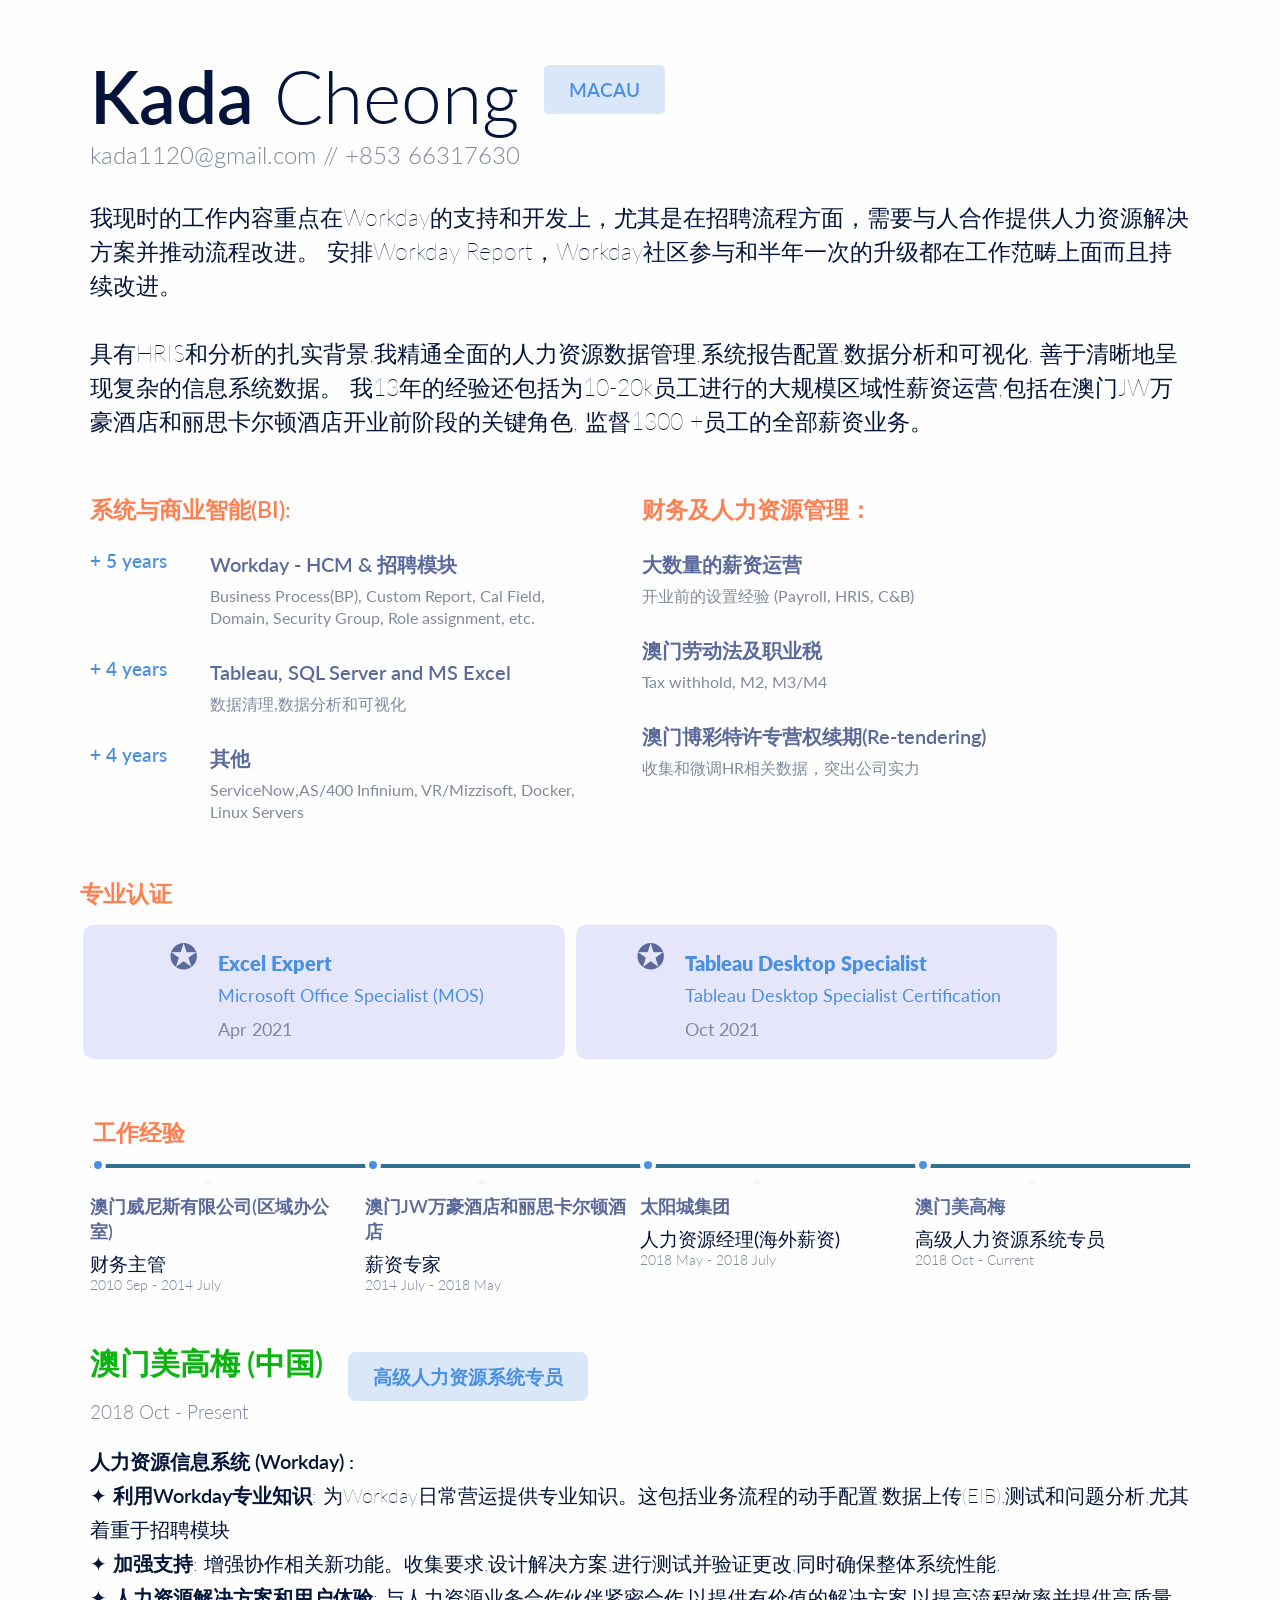
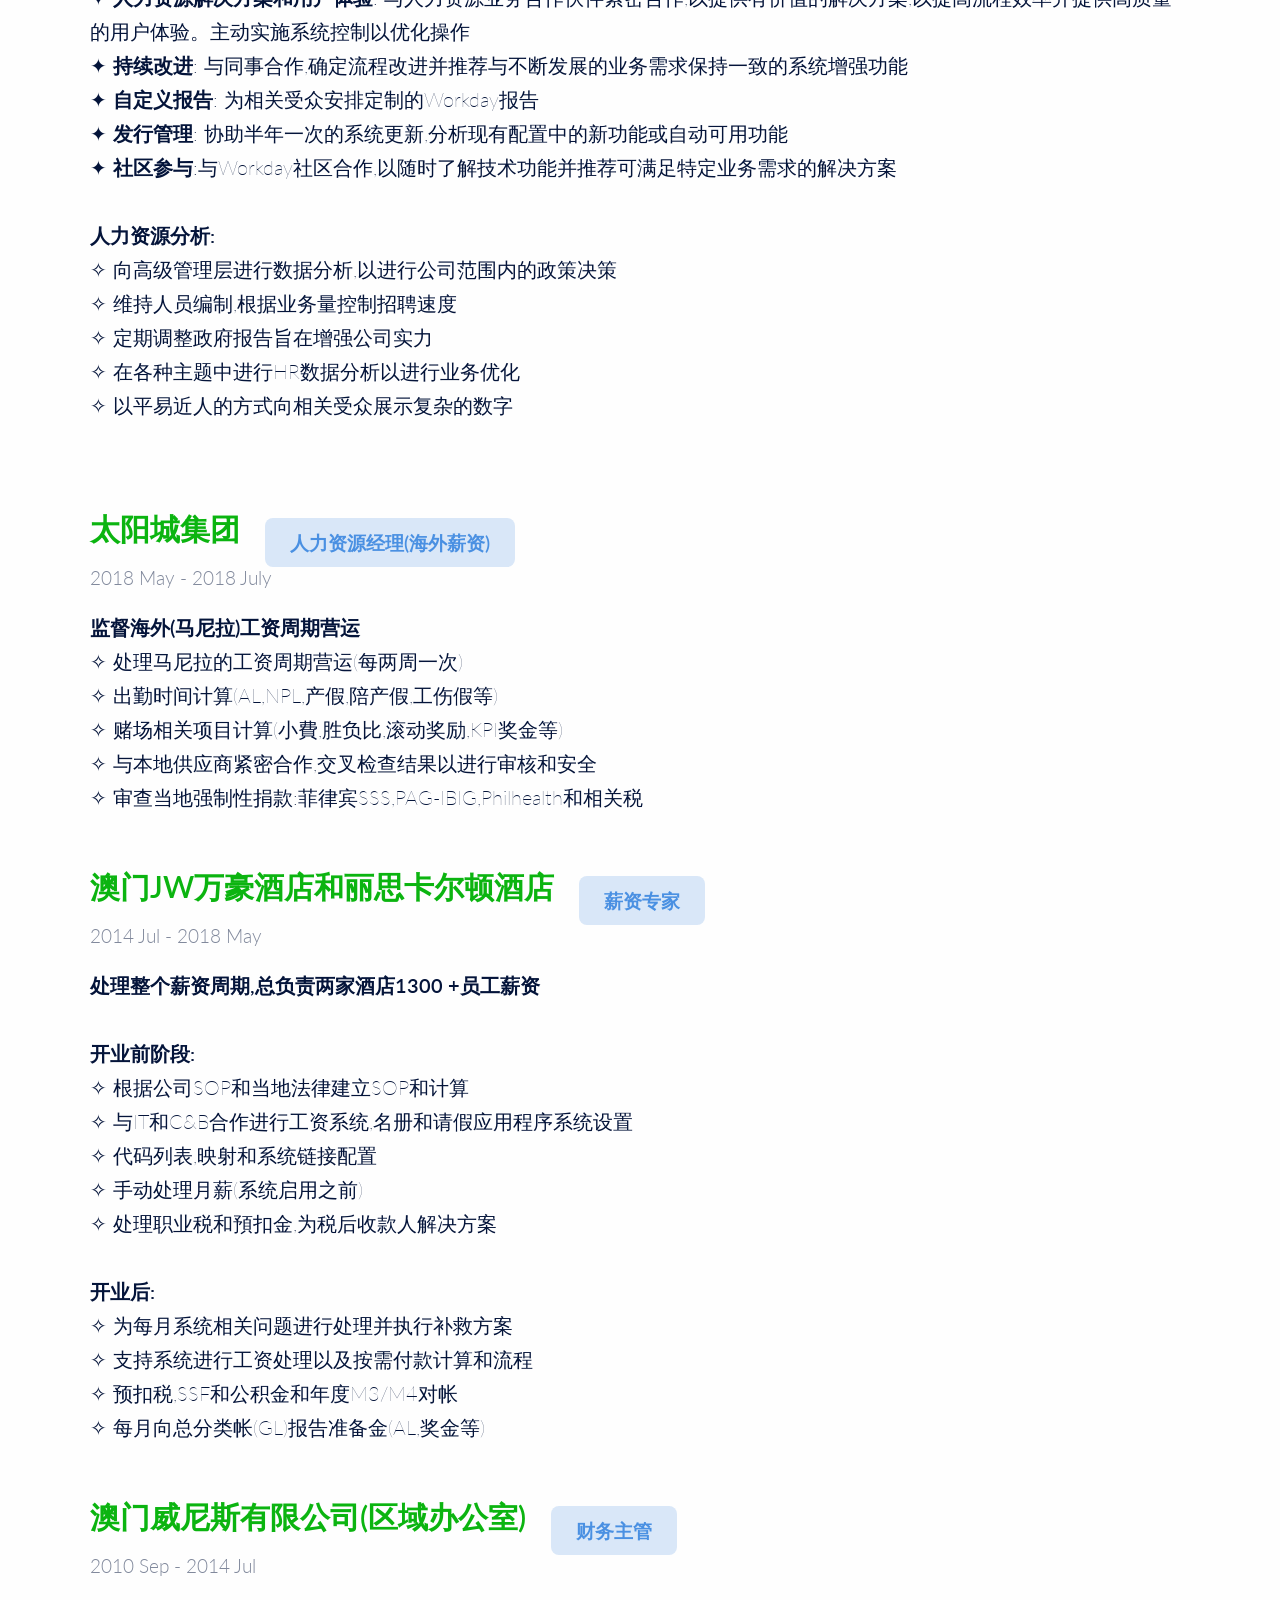
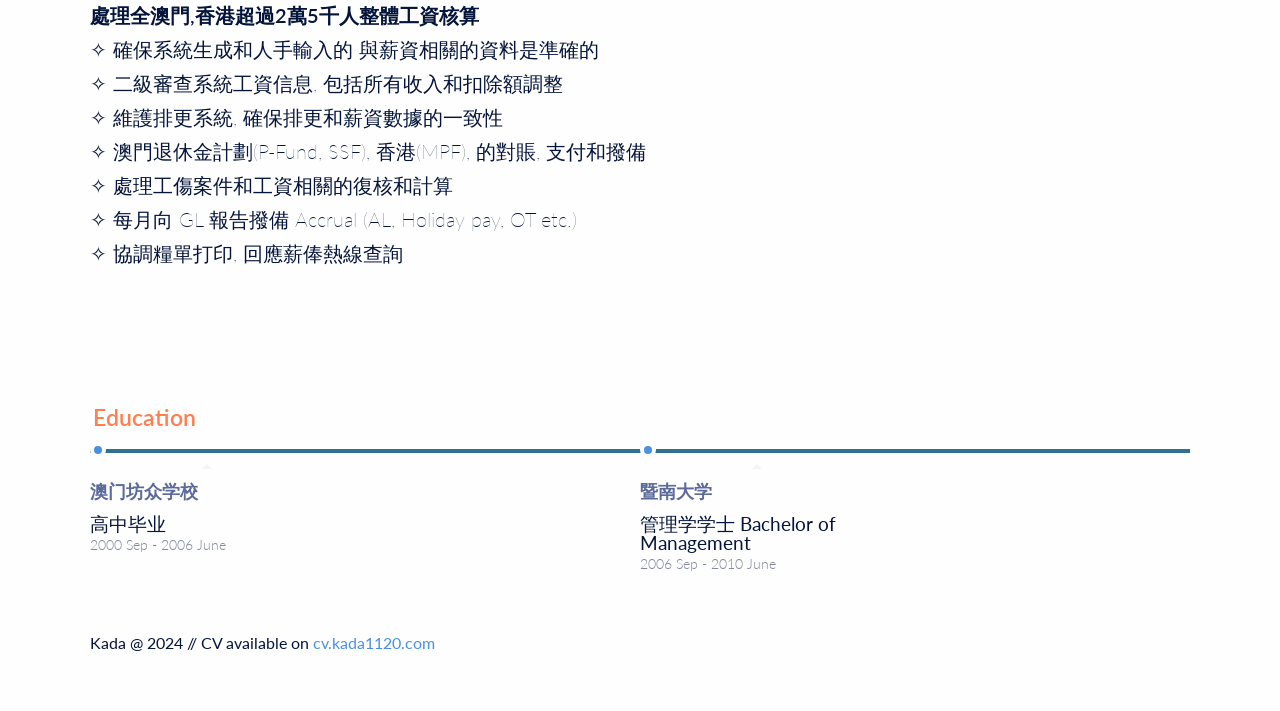
<file: language/zh-cn.html>
<!DOCTYPE html>
<html>
<head>
	<title>Kada CV</title>
    <link rel="icon" type="image/x-icon" href="http://kada1120.com/favicon.ico">
	<link rel="stylesheet" type="text/css" href="styles.css">
	<meta name="viewport" content="width=device-width, initial-scale=1.0">
</head>
<body>

	<div class="container">
		<div class="hero">
			<h1 class="name"><strong>Kada</strong> Cheong</h1>
			<span class="job-title">MACAU</span>
			<span class="email">kada1120@gmail.com   // +853 66317630 </span>

			<h2 class="lead">我现时的工作内容重点在Workday的支持和开发上，尤其是在招聘流程方面，需要与人合作提供人力资源解决方案并推动流程改进。 安排Workday Report，Workday社区参与和半年一次的升级都在工作范畴上面而且持续改进。
 		<br><br>具有HRIS和分析的扎实背景,我精通全面的人力资源数据管理,系统报告配置,数据分析和可视化, 善于清晰地呈现复杂的信息系统数据。 我13年的经验还包括为10-20k员工进行的大规模区域性薪资运营,包括在澳门JW万豪酒店和丽思卡尔顿酒店开业前阶段的关键角色, 监督1300 +员工的全部薪资业务。</h2>
		</div>
	</div>

<!-- Skills and intrest section -->
	<div class="container">
		<div class="sections">
			<h2 class="section-title">系统与商业智能(BI):</h2>

			<div class="list-card">
				<span class="exp">+ 5 years</span>
				<div>
					<h3>Workday - HCM & 招聘模块 </h3>
					<span>Business Process(BP), Custom Report, Cal Field, Domain, Security Group, Role assignment, etc.</span>
				</div>
			</div>
			
			<div class="list-card">
				<span class="exp">+ 4 years</span>
				<div>
					<h3>Tableau, SQL Server and MS Excel</h3>
                     <span>数据清理,数据分析和可视化</span>
				</div>
			</div>	
					
            
			<div class="list-card">
				<span class="exp">+ 4 years</span>
				<div>
					<h3>其他</h3>
					<span>ServiceNow,AS/400 Infinium, VR/Mizzisoft, Docker, Linux Servers</span>
				</div>
			</div> 
            
            


		</div>
		<div class="sections">
				<h2 class="section-title">财务及人力资源管理：</h2>
				
				<div class="list-card">
					<div>
						<h3>大数量的薪资运营</h3>
						<span>开业前的设置经验 (Payroll, HRIS, C&B) </span>
					</div>
				</div>	

				<div class="list-card">
					<div>
						<h3>澳门劳动法及职业税</h3>
						<span>Tax withhold, M2, M3/M4</span>
					</div>
				</div>	
            
            <div class="list-card">
					<div>
						<h3>澳门博彩特许专营权续期(Re-tendering)</h3>
						<span>收集和微调HR相关数据，突出公司实力</span>
					</div>
				</div>	
 
		</div>
	</div>

     
	<!-- Achievements -->

	<div class="container cards">
        <h2 class="section-title">专业认证</h2>

		<div class="card">
			<div class="skill-level">
				<h2></h2>
                <span>✪</span>
			</div>

			<div class="skill-meta">
				<h3><a href="https://support.microsoft.com/en-us/topic/earn-a-microsoft-office-specialist-mos-certification-0885c944-167c-51ea-1cdc-8f65952bd1b8" target=_blank>Excel Expert</a></h3>
                    <span>
                        <a href="https://www.credly.com/badges/d9a861f7-6f45-4655-a65a-f160371042e1" target=_blank>Microsoft Office Specialist (MOS)</a>
                        </span><br>
                <span>Apr 2021</span>
			</div>
		</div>

			
		<div class="card">
			<div class="skill-level">
				<h2></h2>
				<span>✪</span>
			</div>

			<div class="skill-meta">
				<h3><a href="https://www.tableau.com/learn/certification/desktop-specialist" target=_blank>Tableau Desktop Specialist </a> </h3>
                <span><a href="https://www.credly.com/badges/217c77c1-b0c6-4237-b722-c14b2eb013ca" target=_blank>Tableau Desktop Specialist Certification</a>
                <br></span>
                <span>Oct 2021</span>
			</div>
		</div>

	</div>

	<!-- Timeeline -->


    
    
	<div class="container">
		<ol class="timeline">
		  <li>
		    <p class="line">工作经验</p>
		    <span class="point"></span>
		    <p class="description">
		      澳门威尼斯有限公司(区域办公室)
		    </p>
              <h4>财务主管</h4>
		    <span class="date">2010 Sep - 2014 July</span>
		  </li>
		  		  <li>
		    <span class="point"></span>
		    <p class="description">
		      澳门JW万豪酒店和丽思卡尔顿酒店
		    </p>
            <h4>薪资专家</h4>
		    <span class="date">2014 July - 2018 May</span>
		  </li>
            
		  <li>
		    <span class="point"></span>
		    <p class="description">
		      太阳城集团
		    </p>
            <h2>人力资源经理(海外薪资)</h2>
		    <span class="date">2018 May - 2018 July</span>
		  </li>

		  		  <li>
		    <span class="point"></span>
		    <p class="description">
		      澳门美高梅
		    </p>
            <h2>高级人力资源系统专员</h2>
		    <span class="date">2018 Oct - Current</span>
		  </li>
		</ol>

	</div>
    
    <br>
    
    
	<div class="container">
		<div class="hero">
			<h1 class="title"><strong>澳门美高梅 (中国)</strong></h1>
			<span class="job-title-below">高级人力资源系统专员</span>
			<span class="period">2018 Oct - Present</span>

			<h2 class="jobdetail">
                <strong> 人力资源信息系统 (Workday) :</strong><br>
                ✦ <strong>利用Workday专业知识</strong>: 为Workday日常营运提供专业知识。这包括业务流程的动手配置,数据上传(EIB),测试和问题分析,尤其着重于招聘模块<br>
                ✦ <strong>加强支持</strong>: 增强协作相关新功能。收集要求,设计解决方案,进行测试并验证更改,同时确保整体系统性能.<br>
                ✦ <strong>人力资源解决方案和用户体验</strong>: 与人力资源业务合作伙伴紧密合作,以提供有价值的解决方案,以提高流程效率并提供高质量的用户体验。主动实施系统控制以优化操作<br>
                ✦ <strong>持续改进</strong>: 与同事合作,确定流程改进并推荐与不断发展的业务需求保持一致的系统增强功能<br>
                ✦ <strong>自定义报告</strong>: 为相关受众安排定制的Workday报告<br>
                ✦ <strong>发行管理</strong>: 协助半年一次的系统更新,分析现有配置中的新功能或自动可用功能<br>
                ✦ <strong>社区参与</strong>:与Workday社区合作,以随时了解技术功能并推荐可满足特定业务需求的解决方案<br>

                <br>
                <strong> 人力资源分析:</strong><br>
                ✧ 向高级管理层进行数据分析,以进行公司范围内的政策决策<br>
                ✧ 维持人员编制,根据业务量控制招聘速度<br>
                ✧ 定期调整政府报告旨在增强公司实力<br>
                ✧ 在各种主题中进行HR数据分析以进行业务优化<br>
                ✧ 以平易近人的方式向相关受众展示复杂的数字<br>
                <br>
            
            
            </h2><br><br><br>
            
            <h1 class="title"><strong>太阳城集团</strong></h1>
			<span class="job-title-below">人力资源经理(海外薪资)</span>
			<span class="period">2018 May - 2018 July</span>

			<h2 class="jobdetail">
                <strong> 监督海外(马尼拉)工资周期营运</strong><br>
                ✧ 处理马尼拉的工资周期营运(每两周一次)<br>
                ✧ 出勤时间计算(AL,NPL,产假,陪产假,工伤假等)<br>
                ✧ 赌场相关项目计算(小費,胜负比,滚动奖励,KPI奖金等)<br>
                ✧ 与本地供应商紧密合作,交叉检查结果以进行审核和安全<br>
                ✧ 审查当地强制性捐款:菲律宾SSS,PAG-IBIG,Philhealth和相关税<br>
            </h2><br><br><br>
            
            <h1 class="title"><strong>澳门JW万豪酒店和丽思卡尔顿酒店</strong></h1>
			<span class="job-title-below">薪资专家</span>
			<span class="period">2014 Jul - 2018 May</span>

			<h2 class="jobdetail">
                <strong>处理整个薪资周期,总负责两家酒店1300 +员工薪资</strong><br><br>
                <strong><en>开业前阶段:</en></strong><br>
                ✧ 根据公司SOP和当地法律建立SOP和计算<br>
                ✧ 与IT和C&B合作进行工资系统,名册和请假应用程序系统设置<br>
                ✧ 代码列表,映射和系统链接配置<br>
                ✧ 手动处理月薪(系统启用之前)<br>
                ✧ 处理职业税和預扣金,为税后收款人解决方案<br>
                <br>
                <strong>开业后:</strong><br>
                ✧ 为每月系统相关问题进行处理并执行补救方案<br>
                ✧ 支持系统进行工资处理以及按需付款计算和流程<br>
                ✧ 预扣税,SSF和公积金和年度M3/M4对帐<br>
                ✧ 每月向总分类帐(GL)报告准备金(AL,奖金等)<br>
            </h2><br><br><br>
            
            <h1 class="title"><strong>澳门威尼斯有限公司(区域办公室)</strong></h1>
			<span class="job-title-below">财务主管</span>
			<span class="period">2010 Sep - 2014 Jul</span>

			<h2 class="jobdetail">
                <strong>處理全澳門,香港超過2萬5千人整體工資核算</strong><br>
                ✧ 確保系統生成和人手輸入的 與薪資相關的資料是準確的<br>
                ✧ 二級審查系統工資信息, 包括所有收入和扣除額調整<br>
                ✧ 維護排更系統, 確保排更和薪資數據的一致性<br>
                ✧ 澳門退休金計劃(P-Fund, SSF), 香港(MPF), 的對賬, 支付和撥備<br>
                ✧ 處理工傷案件和工資相關的復核和計算<br>
                ✧ 每月向 GL 報告撥備 Accrual (AL, Holiday pay, OT etc.)<br>
                ✧ 協調糧單打印, 回應薪俸熱線查詢<br>
                
            
            </h2>
		</div>
	</div>
    
    
    <br>
    
            	<div class="container">
		<ol class="timeline">
		  <li>
		   <p class="line">Education</p> 
		    <span class="point"></span>
		    <p class="description">
		      澳门坊众学校
		    </p>
              <h4>高中毕业</h4>
		    <span class="date">2000 Sep - 2006 June</span>
		  </li>
             <li>
            </li>
		  		  <li>
		    <span class="point"></span>
		    <p class="description">
		      暨南大学
		    </p>
            <h4>管理学学士 Bachelor of Management</h4>
		    <span class="date">2006 Sep - 2010 June</span>
		  </li>
        
		</ol>

	</div>     

	<br>

	<footer class="container">
        <span style="font-size: 16px; margin-top: ">Kada @ 2024 // CV available on <a href="cv.kada1120.com">cv.kada1120.com</a></span>
	</footer>


</body>
</html>
</file>
<file: language/styles.css>
/* https://newtodesing.com/ 
   v2.0 | 20110126
   License: none (public domain)
*/



/*Load google font*/
@import url('https://fonts.googleapis.com/css?family=Lato:300,400,700');



/* Reset Styles */

html, body, div, span, applet, object, iframe,
h1, h2, h3, h4, h5, h6, p, blockquote, pre,
a, abbr, acronym, address, big, cite, code,
del, dfn, em, img, ins, kbd, q, s, samp,
small, strike, strong, sub, sup, tt, var,
b, u, i, center,
dl, dt, dd, ol, ul, li,
fieldset, form, label, legend,
table, caption, tbody, tfoot, thead, tr, th, td,
article, aside, canvas, details, embed, 
figure, figcaption, footer, header, hgroup, 
menu, nav, output, ruby, section, summary,
time, mark, audio, video {
	margin: 0;
	padding: 0;
	border: 0;
	font-size: 100%;
	font: inherit;
	vertical-align: baseline;
}
/* HTML5 display-role reset for older browsers */
article, aside, details, figcaption, figure, 
footer, header, hgroup, menu, nav, section {
	display: block;
}
a{
	text-decoration: none;
	text-transform: none;
	color: #4A90E2;
}

body {
	line-height: 1;
	font-family: lato, ubuntu,-apple-system,BlinkMacSystemFont,Segoe UI,Roboto,Oxygen,Ubuntu,Cantarell,Open Sans,Helvetica Neue,sans-serif;
	text-rendering : optimizeLegibility;
	-webkit-font-smoothing : antialiased;
	font-size: 19px;
	background-color: #FEFEFE;
	color: #04143A;
}
ol, ul {
	list-style: none;
}
blockquote, q {
	quotes: none;
}
blockquote:before, blockquote:after,
q:before, q:after {
	content: '';
	content: none;
}
table {
	border-collapse: collapse;
	border-spacing: 0;
}

p {
	color: #15171a;
	font-size: 17;
	line-height: 31px;
}

strong {
	font-weight: 600;
}

div , footer {
	box-sizing: border-box;
}

/* Reset ends */


/*Hero section*/

.container {
	max-width: 1100px;
	height: auto;
	margin: 60px auto;
}

.hero {
	margin: 50px auto; 
	position: relative;
}

h1.name {
	font-size: 73px;
	font-weight: 300;
	display: inline-block;
}

/* myself */

h1.title {
	font-size: 30px;
	font-weight: 300;
	display: inline-block;
    color: #0BB410;
}

.period {
	display: block;
	font-size: 13 px;
	font-weight: 300;
	color: #81899C;
	margin-top: 1px;
}

.jobsummary {
	display: block;
	font-size: 15 px;
	font-weight: 300;
	color: #6A6A6A;
	margin-top: 10px;
    margin-bottom: 1px;
}

.jobdetail {
	font-size: 20px;
	font-weight: 34;
	margin-top: 23px;
	line-height: 34px;
}


.job-title-below {
	vertical-align: top;
	background-color: #D9E7F8;
	color: #4A90E2;
	font-weight: 600;
	margin-top: 5px;
	margin-left: 20px;
	border-radius: 8px;
	display: inline-block;
	padding: 15px 25px;
}

/* myself end*/


.job-title {
	vertical-align: top;
	background-color: #D9E7F8;
	color: #4A90E2;
	font-weight: 600;
	margin-top: 5px;
	margin-left: 20px;
	border-radius: 5px;
	display: inline-block;
	padding: 15px 25px;
}

.email {
	display: block;
	font-size: 24px;
	font-weight: 300;
	color: #81899C;
	margin-top: 10px;
}

.lead {
	font-size: 23px;
	font-weight: 34;
	margin-top: 33px;
	line-height: 34px;
}

/*hero ends*/


/*skills & intrests*/

.sections {
	vertical-align: top;
	display: inline-block;
	width: 49.7%;
	height: 50px;
}

.section-title {
	font-size: 23px;
	font-weight: 600;
	margin-bottom: 15px;
    color: Coral;
}

.list-card {
	margin: 30px 0;
}

.list-card .exp , .list-card div{
	display: inline-block;
	vertical-align: top;
}

.list-card .exp {
	margin-right: 15px;
	color: #4A90E2;
	font-weight: 600;
	width: 100px;
}

.list-card div {
	width: 70%;
}

.list-card h3 {
	font-size: 20px;
	font-weight: 600;
	color: #5B6A9A;
	line-height: 26px;
	margin-bottom: 8px;
}

.list-card div span {
	font-size: 16px;
	color: #81899C;
	line-height: 22px;
}

/*skill and intrests ends*/


 


/* Achievements */


.cards {
	max-width: 1120px;
	display: block;
	margin-top: 334px;
}

.card {
	width: 43%;
	height: 134px;
	background-color: Lavender;
	display: inline-block;
	margin: 5px 3px;
	vertical-align: top;
	border-radius: 10px;
	text-align: center;
	padding-top: 13px
}

.card-active , .card:hover{
	transform: scale(1.02);
	transition: 0.5s;
	background-color: #fff;
	box-shadow: 0px 5px 50px -8px #ddd;
	cursor: pointer;
}


.skill-level {
	display: inline-block;
	max-width: 180px;
}

.skill-level span {
	font-size: 35px;
	font-weight: 300;
	color: #5B6A9A;
	vertical-align: top;
}

.skill-level h2 {
	font-size: 95px;
	font-weight: 300;
	display: inline-block;
	vertical-align: top;
	color: #5B6A9A;
	letter-spacing: -5px;
}

.skill-meta {
	vertical-align: top;
	display: inline-block;
	max-width: 380px;
	text-align: left;
	margin-top: 15px;
	margin-left: 15px;
}

.skill-meta h3 {
	font-size: 20px;
	font-weight: 800;
	color: #5B6A9A;
	margin-bottom: 5px;
}

.skill-meta span{
	color: #81899C;
	line-height: 34px;
	font-size: 18px;
}

/* Achievements ends */



/* Timeline styles*/


ol {
	position: relative;
	display: block;
	margin: 100px 0;
 /*   margin-top: 160px;*/
	height: 4px;
	background: #31708F;

}
ol::before,
ol::after {
	content: "";
	position: absolute;
	top: -10px;
	display: block;
	width: 0;
	height: 0;
  	border-radius: 10px;
	border: 0px solid #31708F;
}
ol::before {
	left: -5px;
}
ol::after {
	right: -10px;
	border: 0px solid transparent;
	border-right: 0;
	border-left: 20px solid #31708F;
  	border-radius: 3px;
}

/* ---- Timeline elements ---- */
li {
	position: relative;
	display: inline-block;
	float: left;
	width: 25%;
  	height: 50px;
}
li .line {
  position: absolute;
  top: -47px;
  left: 1%;
  font-size: 23px;
  font-weight: 600;
  color: Coral;
}
li .point {
	content: "";
	top: -7px;
	left: 0%;
	display: block;
	width: 8px;
	height: 8px;
	border: 4px solid #fff;
	border-radius: 10px;
	background: #4A90E2;
  position: absolute;
}
li .description {
  display: none;
  padding: 10px 0;
  margin-top: 20px;
  position: relative;
  font-weight: normal;
  z-index: 1;
  max-width: 95%;
  font-size: 18px;
  font-weight: 600;
  line-height: 25px;
  color: #5B6A9A;
}
.description::before {
  content: '';
  width: 0; 
  height: 0; 
  border-left: 5px solid transparent;
  border-right: 5px solid transparent;
  border-bottom: 5px solid #f4f4f4;
  position: absolute;
  top: -5px;
  left: 43%;
}


.timeline .date{
	font-size: 14px;
	color: #81899C;
	font-weight: 300;
}

/* ---- Hover effects ---- */
li:hover {
  color: #48A4D2;
}
li .description {
  display: block;
}

/*timeline ends*/



/* Media queries*/

@media(max-width: 1024px){
	.container {
		padding: 15px;
		margin: 0px auto;
	}
	.cards {
		margin-top: 250px;
	}
}

@media(max-width: 768px){
	.container {
		padding: 15px;
		margin: 0px auto;
	}
	.cards {
		margin-top: 320px;
	}

	.card {
		padding: 15px;
		text-align: left;
	}
	.card h2 {
		font-size: 70px;
	}
		.card , .sections {
		width: 100%;
		height: auto;
		margin: 10px 0;
		float: left;
	}

	.timeline{
		border: none;
		background-color: rgba(0,0,0,0);
	}

	.timeline li{
		margin-top: 70px;
		height: 150px;
	}
}



@media(max-width: 425px) {
	h1.name {
		font-size: 40px;
	}

	.card , .sections {
		width: 100%;
		height: auto;
		margin: 10px 0;
		float: left;
	}

	.timeline{
		display: none;
		}

	.job-title {
		position: absolute;
		font-size: 15px;
		top: -40px;
		right: 20px;
		padding: 10px
	}

	.lead {
		margin-top: 15px;
		font-size: 20px;
		line-height: 28px;
	}
	.container {
		margin: 0px;
		padding: 0 15px;
	}
	footer {
		margin-top: 3340px;
	}
	}


/* End of all :P*/
</file>
